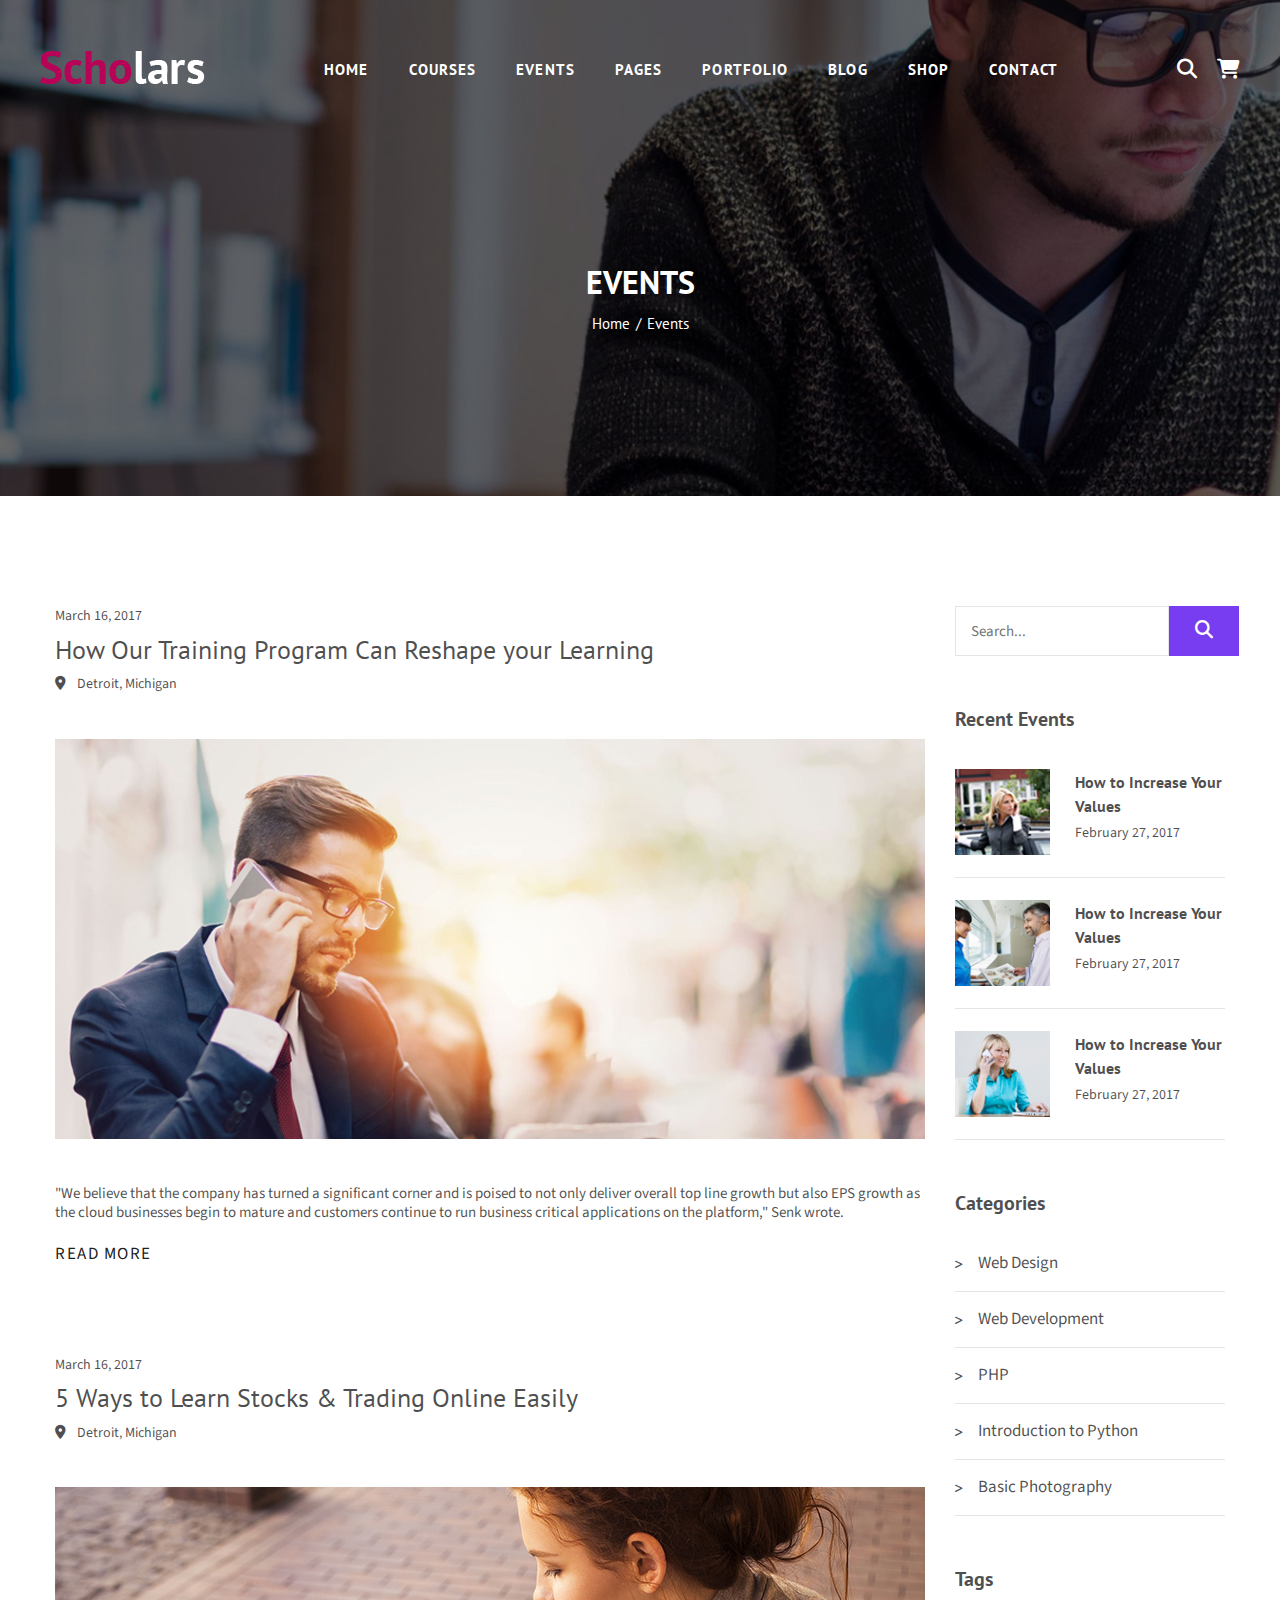
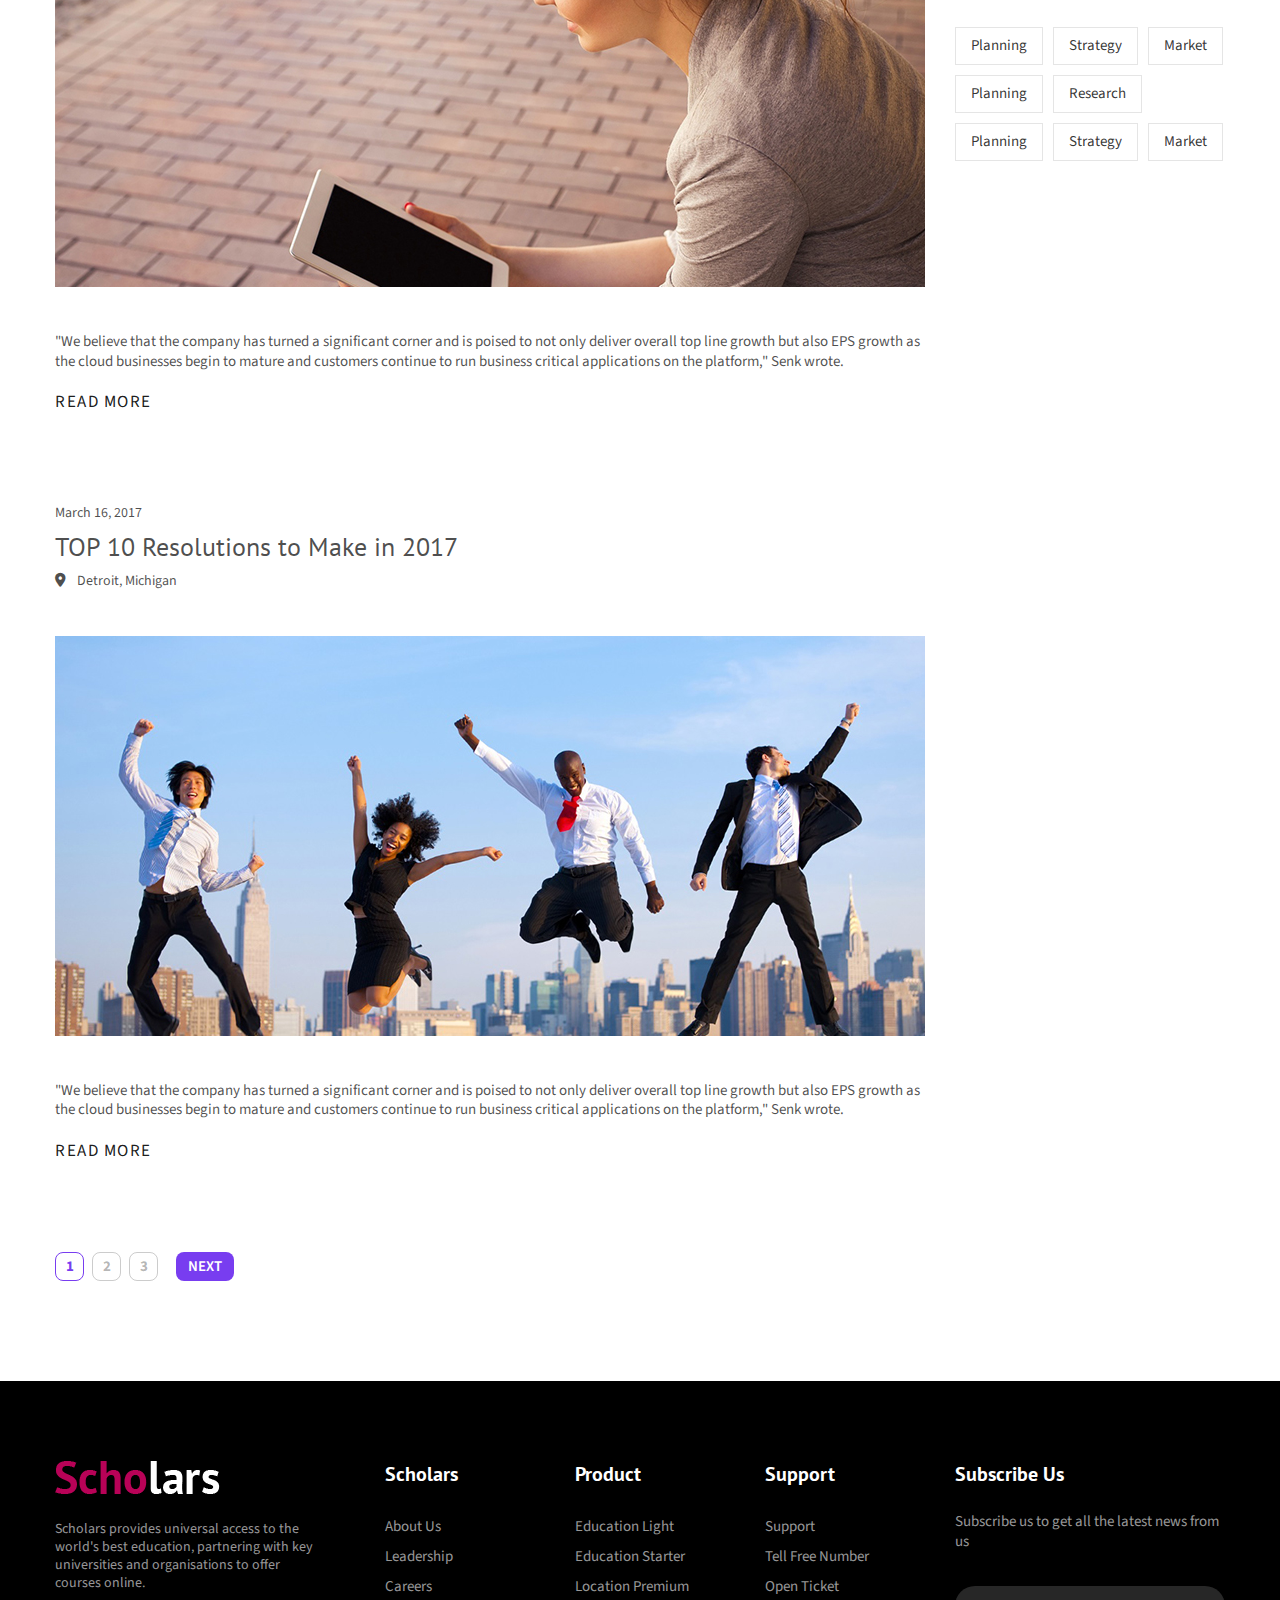
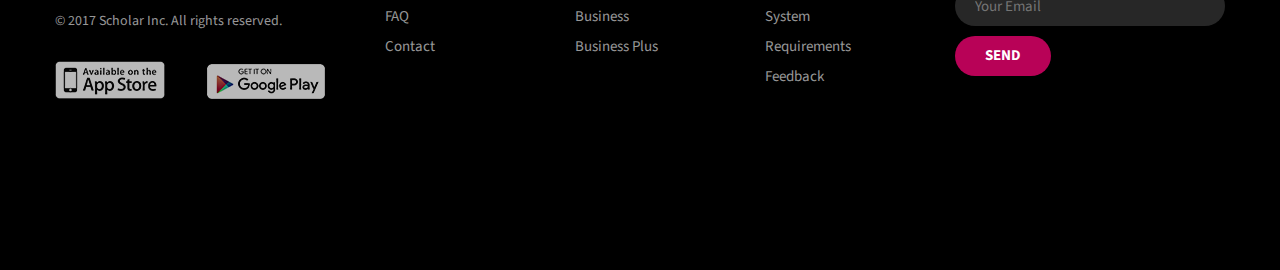
<file: index.html>
<!DOCTYPE html>
<html lang="en">
    <head>
        <meta charset="UTF-8" />
        <meta name="viewport" content="width=device-width, initial-scale=1.0" />
        <title>Scholars - Education, University &amp; LMS HTML Template</title>

        <!-- Styles -->
        <link rel="stylesheet" href="css/reset.css" />
        <link rel="stylesheet" href="css/eventsstyle.css" />

        <!-- Fonts -->
        <link rel="preconnect" href="https://fonts.googleapis.com" />
        <link rel="preconnect" href="https://fonts.gstatic.com" crossorigin />
        <link
            href="https://fonts.googleapis.com/css2?family=PT+Sans:ital,wght@0,400;0,700;1,400;1,700&family=Source+Sans+3:ital,wght@0,200..900;1,200..900&display=swap"
            rel="stylesheet"
        />

        <!-- Icons -->
        <link
            rel="stylesheet"
            href="https://cdnjs.cloudflare.com/ajax/libs/font-awesome/6.7.2/css/all.min.css"
        />
    </head>
    <body>
        <div class="wrapper">
            <!-- Start header wrapper -->
            <div class="header-wrapper">
                <div class="inner">
                    <div class="container header-container">
                        <!-- Start Header -->
                        <div class="header">
                            <!-- Logo -->
                            <a href="#!">
                                <img
                                    src="/img/logo.png"
                                    alt="Scholars"
                                    class="logo"
                                />
                            </a>
                            <!-- Begin Navigation -->
                            <ul class="nav">
                                <li>
                                    <a href="#!">Home</a>
                                </li>
                                <li>
                                    <a href="#!">COURSES</a>
                                </li>
                                <li>
                                    <a href="#!">EVENTS</a>
                                </li>
                                <li>
                                    <a href="#!">Pages</a>
                                </li>
                                <li>
                                    <a href="#!">PORTFOLIO</a>
                                </li>
                                <li>
                                    <a href="#!">BLOG</a>
                                </li>
                                <li>
                                    <a href="#!">SHOP</a>
                                </li>
                                <li>
                                    <a href="#!">Contact</a>
                                </li>
                            </ul>
                            <!-- End Navigation -->

                            <!-- User Action -->
                            <div class="action-wrapper">
                                <button class="action-btn">
                                    <i class="fa-solid fa-magnifying-glass"></i>
                                </button>
                                <button class="action-btn">
                                    <i class="fa-solid fa-cart-shopping"></i>
                                </button>
                            </div>
                        </div>
                        <!-- End Header -->
                        <div class="header-content">
                            <h1 class="heading">EVENTS</h1>
                            <ul class="breadcrumb">
                                <li>
                                    <a href="#!">Home</a>
                                </li>
                                <li>Events</li>
                            </ul>
                        </div>
                    </div>
                </div>
            </div>
            <!-- End header wrapper -->

            <!-- Start main -->
            <div class="main">
                <div class="inner">
                    <div class="container events-container">
                        <!-- Start main content -->
                        <div class="main-content">
                            <div class="events-list">
                                <!-- Start events item -->
                                <div class="events-item">
                                    <span class="date">March 16, 2017</span>
                                    <h2>
                                        <a href="#!">
                                            How Our Training Program Can Reshape
                                            your Learning</a
                                        >
                                    </h2>
                                    <span class="address">
                                        <i class="fa-solid fa-location-dot"></i>
                                        Detroit, Michigan
                                    </span>
                                    <div class="image">
                                        <img
                                            src="img/events-1.jpg"
                                            alt="Training Program"
                                        />
                                    </div>
                                    <p class="desc">
                                        "We believe that the company has turned
                                        a significant corner and is poised to
                                        not only deliver overall top line growth
                                        but also EPS growth as the cloud
                                        businesses begin to mature and customers
                                        continue to run business critical
                                        applications on the platform," Senk
                                        wrote.
                                    </p>
                                    <a href="#!" class="events-btn"
                                        >READ MORE</a
                                    >
                                </div>
                                <!-- End events item -->

                                <!-- Start events item -->
                                <div class="events-item">
                                    <span class="date">March 16, 2017</span>
                                    <h2>
                                        <a href="#!">
                                            5 Ways to Learn Stocks & Trading
                                            Online Easily</a
                                        >
                                    </h2>
                                    <span class="address">
                                        <i class="fa-solid fa-location-dot"></i>
                                        Detroit, Michigan
                                    </span>
                                    <div class="image">
                                        <img
                                            src="img/events-2.jpg"
                                            alt="5 Ways to Learn Stocks & Trading Online Easily"
                                        />
                                    </div>
                                    <p class="desc">
                                        "We believe that the company has turned
                                        a significant corner and is poised to
                                        not only deliver overall top line growth
                                        but also EPS growth as the cloud
                                        businesses begin to mature and customers
                                        continue to run business critical
                                        applications on the platform," Senk
                                        wrote.
                                    </p>
                                    <a href="#!" class="events-btn"
                                        >READ MORE</a
                                    >
                                </div>
                                <!-- End events item -->

                                <!-- Start events item -->
                                <div class="events-item">
                                    <span class="date">March 16, 2017</span>
                                    <h2>
                                        <a href="#!">
                                            TOP 10 Resolutions to Make in
                                            2017</a
                                        >
                                    </h2>
                                    <span class="address">
                                        <i class="fa-solid fa-location-dot"></i>
                                        Detroit, Michigan
                                    </span>
                                    <div class="image">
                                        <img
                                            src="img/events-3.jpg"
                                            alt="TOP 10 Resolutions to Make in 2017"
                                        />
                                    </div>
                                    <p class="desc">
                                        "We believe that the company has turned
                                        a significant corner and is poised to
                                        not only deliver overall top line growth
                                        but also EPS growth as the cloud
                                        businesses begin to mature and customers
                                        continue to run business critical
                                        applications on the platform," Senk
                                        wrote.
                                    </p>
                                    <a href="#!" class="events-btn"
                                        >READ MORE</a
                                    >
                                </div>
                                <!-- End events item -->
                                <!-- Start pagination course -->
                                <div class="course-pagination">
                                    <ul class="list-pagination">
                                        <li class="active-pagination">
                                            <a href="#!">1</a>
                                        </li>
                                        <li>
                                            <a href="#!">2</a>
                                        </li>
                                        <li>
                                            <a href="#!">3</a>
                                        </li>
                                    </ul>
                                    <a href="#!" class="pagination-btn">NEXT</a>
                                </div>
                                <!-- End pagination course -->
                            </div>
                        </div>
                        <!-- End main content -->

                        <!-- Start sidebar -->
                        <div class="sidebar">
                            <!-- Start form search -->
                            <form action="" class="sidebar-search">
                                <input type="text" placeholder="Search..." />
                                <a href="#!" class="search-btn">
                                    <i class="fa-solid fa-magnifying-glass"></i>
                                </a>
                            </form>
                            <!-- End form search -->

                            <!-- Start recent events -->
                            <div class="recent">
                                <h2 class="title-sidebar">Recent Events</h2>
                                <div class="recent-list">
                                    <div class="recent-item">
                                        <div class="img">
                                            <img
                                                src="img/recent-1.jpg"
                                                alt=""
                                            />
                                        </div>
                                        <div class="recent-info">
                                            <h3 class="recent-title">
                                                <a href="#!" class="text">
                                                    How to Increase Your Values
                                                </a>
                                            </h3>
                                            <span class="date"
                                                >February 27, 2017</span
                                            >
                                        </div>
                                    </div>
                                    <div class="line"></div>
                                    <div class="recent-item">
                                        <div class="img">
                                            <img
                                                src="img/recent-2.jpg"
                                                alt=""
                                            />
                                        </div>
                                        <div class="recent-info">
                                            <h3 class="recent-title">
                                                <a href="#!" class="text">
                                                    How to Increase Your Values
                                                </a>
                                            </h3>
                                            <span class="date"
                                                >February 27, 2017</span
                                            >
                                        </div>
                                    </div>
                                    <div class="line"></div>
                                    <div class="recent-item">
                                        <div class="img">
                                            <img
                                                src="img/recent-3.jpg"
                                                alt=""
                                            />
                                        </div>
                                        <div class="recent-info">
                                            <h3 class="recent-title">
                                                <a href="#!" class="text">
                                                    How to Increase Your Values
                                                </a>
                                            </h3>
                                            <span class="date"
                                                >February 27, 2017</span
                                            >
                                        </div>
                                    </div>
                                    <div class="line"></div>
                                </div>
                            </div>

                            <!-- End recent events -->

                            <!-- Start categories -->
                            <div class="categories">
                                <h2 class="categories-title">Categories</h2>
                                <ul class="categories-list">
                                    <li>
                                        <a href=""
                                            ><i
                                                class="fa-solid fa-greater-than"
                                            ></i
                                            >Web Design</a
                                        >
                                    </li>
                                    <li>
                                        <a href=""
                                            ><i
                                                class="fa-solid fa-greater-than"
                                            ></i
                                            >Web Development</a
                                        >
                                    </li>
                                    <li>
                                        <a href=""
                                            ><i
                                                class="fa-solid fa-greater-than"
                                            ></i
                                            >PHP</a
                                        >
                                    </li>
                                    <li>
                                        <a href=""
                                            ><i
                                                class="fa-solid fa-greater-than"
                                            ></i
                                            >Introduction to Python</a
                                        >
                                    </li>
                                    <li>
                                        <a href=""
                                            ><i
                                                class="fa-solid fa-greater-than"
                                            ></i
                                            >Basic Photography</a
                                        >
                                    </li>
                                </ul>
                            </div>

                            <!-- End categories -->

                            <!-- Start tags -->
                            <div class="tags">
                                <h2 class="tags-title">Tags</h2>
                                <ul class="tags-list">
                                    <li>
                                        <a href="#!">Planning</a>
                                    </li>
                                    <li>
                                        <a href="#!">Strategy</a>
                                    </li>
                                    <li>
                                        <a href="#!">Market</a>
                                    </li>
                                    <li>
                                        <a href="#!">Planning</a>
                                    </li>
                                    <li>
                                        <a href="#!">Research</a>
                                    </li>
                                    <li>
                                        <a href="#!">Planning</a>
                                    </li>
                                    <li>
                                        <a href="#!">Strategy</a>
                                    </li>
                                    <li>
                                        <a href="#!">Market</a>
                                    </li>
                                </ul>
                            </div>
                            <!-- End tags -->
                        </div>
                        <!-- End sidebar -->
                    </div>
                </div>
            </div>
            <!-- End main -->

            <!-- Start footer wrapper -->
            <div class="footer-wrapper">
                <div class="inner inner-footer">
                    <div class="container">
                        <div class="footer-container">
                            <div class="footer-columns">
                                <!-- Cột 1: Scholars info -->
                                <div class="footer-column">
                                    <div class="scholars-info">
                                        <img
                                            src="/img/logo.png"
                                            alt="Scholars"
                                        />
                                        <p>
                                            Scholars provides universal access
                                            to the world's best education,
                                            partnering with key universities and
                                            organisations to offer courses
                                            online.
                                        </p>
                                        <p class="copyright">
                                            © 2017 Scholar Inc. All rights
                                            reserved.
                                        </p>
                                        <ul>
                                            <li>
                                                <a href="#!">
                                                    <img
                                                        src="/img/down-1.png"
                                                        alt="AppStore"
                                                    />
                                                </a>
                                            </li>
                                            <li>
                                                <a href="#!">
                                                    <img
                                                        src="/img/down-2.png"
                                                        alt="GooglePlay"
                                                    />
                                                </a>
                                            </li>
                                        </ul>
                                    </div>
                                </div>

                                <!-- Cột 2: Menu Scholars -->
                                <div class="footer-column">
                                    <h3>Scholars</h3>
                                    <ul>
                                        <li><a href="#!">About Us</a></li>
                                        <li><a href="#!">Leadership</a></li>
                                        <li><a href="#!">Careers</a></li>
                                        <li><a href="#!">FAQ</a></li>
                                        <li><a href="#!">Contact</a></li>
                                    </ul>
                                </div>

                                <!-- Cột 3: Product -->
                                <div class="footer-column">
                                    <h3>Product</h3>
                                    <ul>
                                        <li>
                                            <a href="#!">Education Light</a>
                                        </li>
                                        <li>
                                            <a href="#!">Education Starter</a>
                                        </li>
                                        <li>
                                            <a href="#!">Location Premium</a>
                                        </li>
                                        <li><a href="#!">Business</a></li>
                                        <li><a href="#!">Business Plus</a></li>
                                    </ul>
                                </div>

                                <!-- Cột 4: Support -->
                                <div class="footer-column">
                                    <h3>Support</h3>
                                    <ul>
                                        <li><a href="#!">Support</a></li>
                                        <li>
                                            <a href="#!">Tell Free Number</a>
                                        </li>
                                        <li><a href="#!">Open Ticket</a></li>
                                        <li>
                                            <a href="#!">System Requirements</a>
                                        </li>
                                        <li><a href="#!">Feedback</a></li>
                                    </ul>
                                </div>

                                <!-- Cột 5: Subscribe -->
                                <div class="footer-column">
                                    <h3>Subscribe Us</h3>
                                    <div class="subscribe">
                                        <p>
                                            Subscribe us to get all the latest
                                            news from us
                                        </p>
                                        <div class="subscribe-input">
                                            <input
                                                type="email"
                                                placeholder="Your Email"
                                            />
                                        </div>
                                        <a href="#!" class="footer-btn">SEND</a>
                                    </div>
                                </div>
                            </div>
                        </div>
                    </div>
                </div>
            </div>
            <!-- End footer wrapper -->
        </div>
    </body>
</html>
</file>
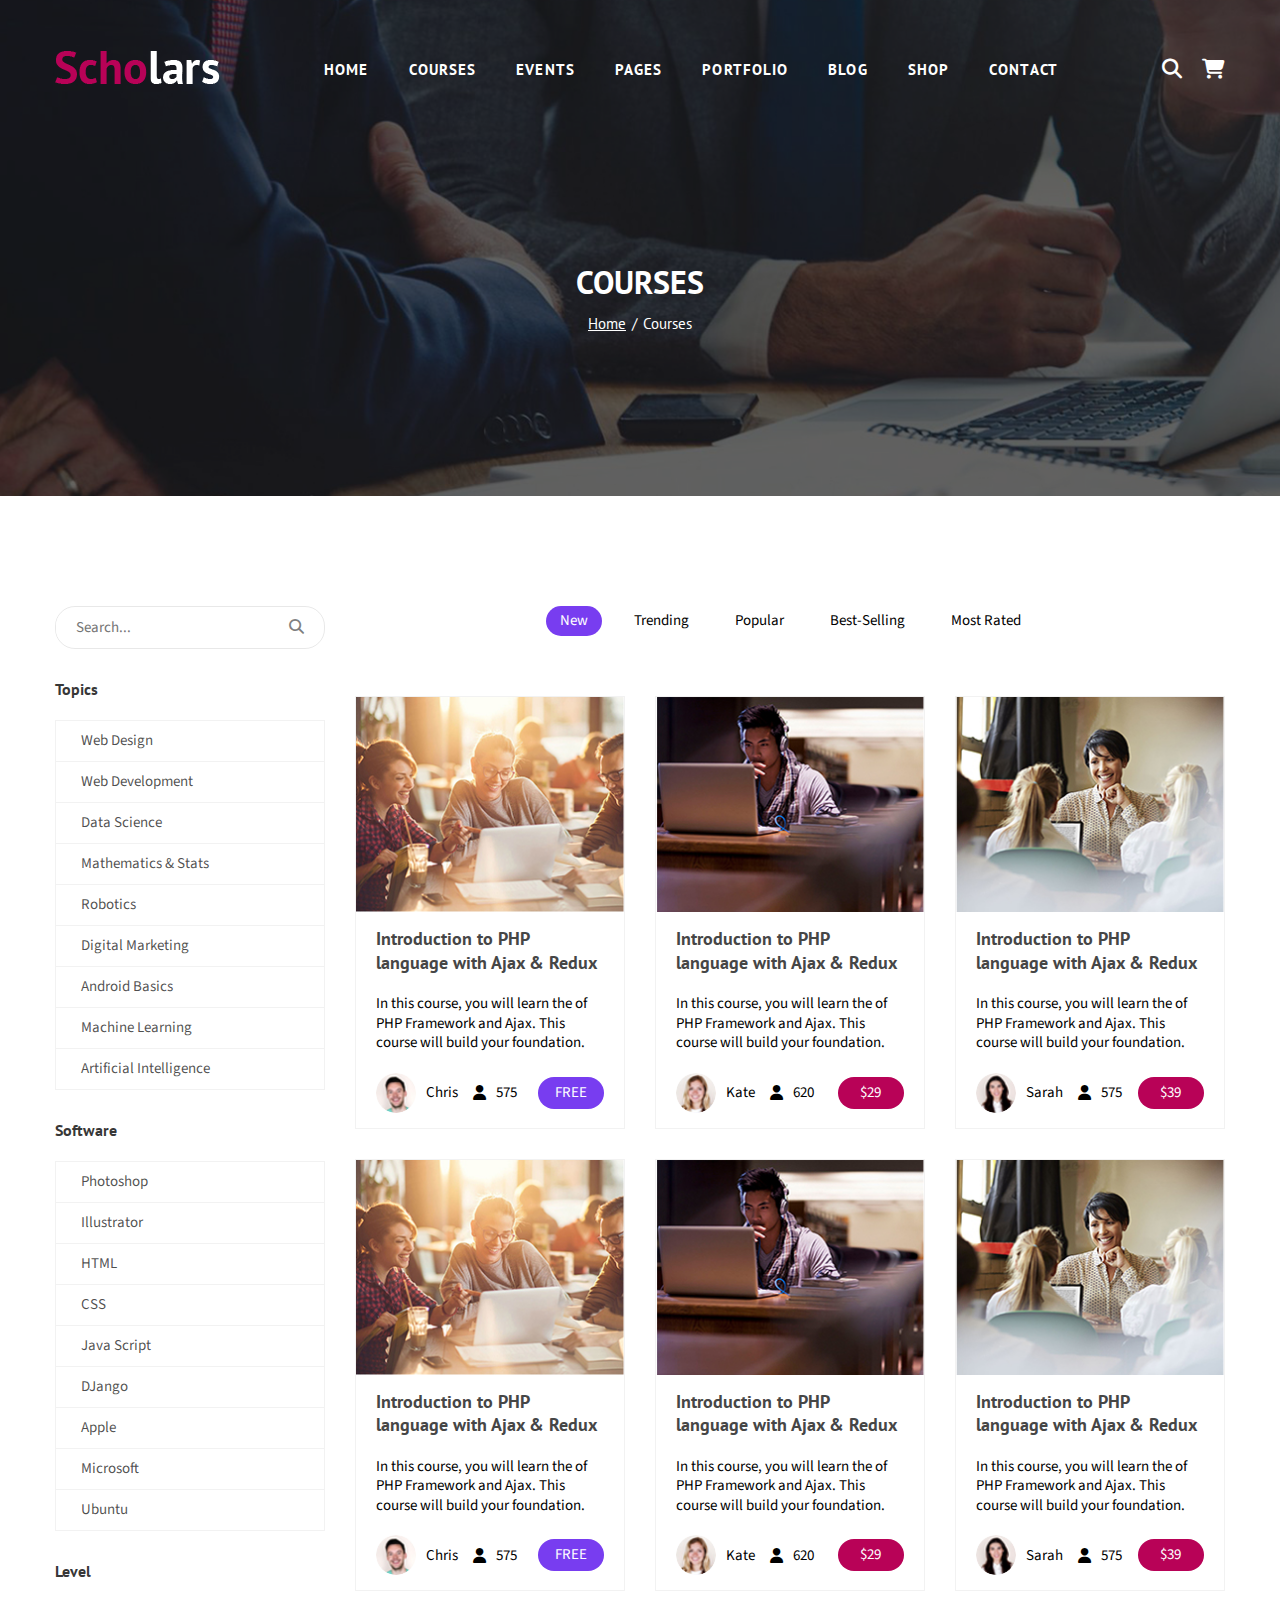
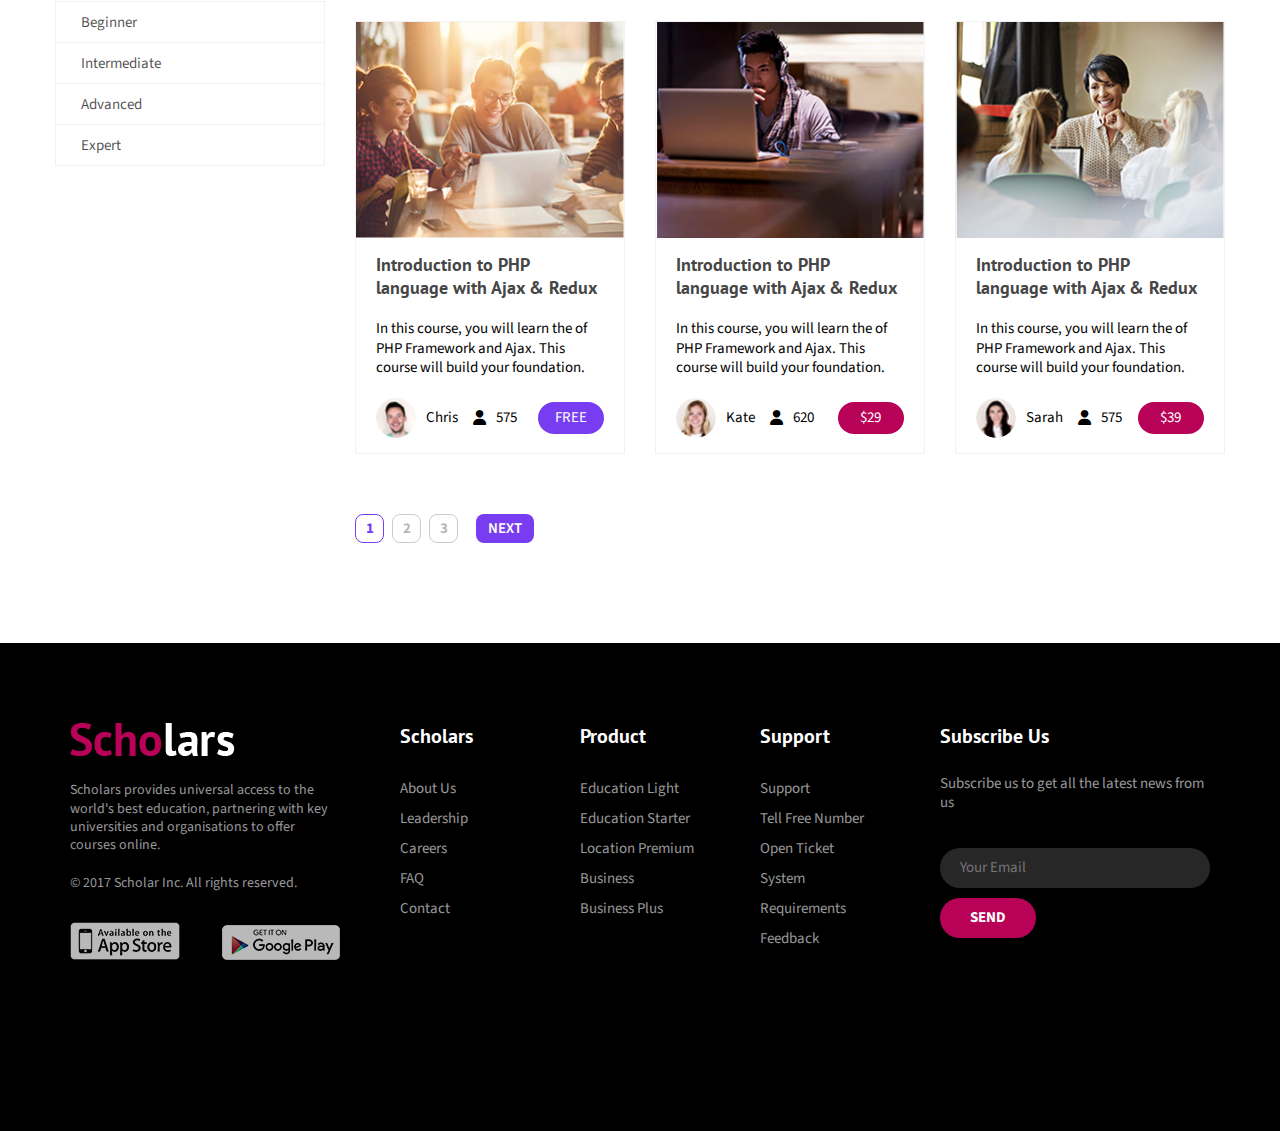
<file: courses.html>
<!DOCTYPE html>
<html lang="en">
    <head>
        <meta charset="UTF-8" />
        <meta name="viewport" content="width=device-width, initial-scale=1.0" />
        <title>Scholars - Education, University &amp; LMS HTML Template</title>

        <!-- Styles -->
        <link rel="stylesheet" href="css/reset.css" />
        <link rel="stylesheet" href="css/styles.css" />

        <!-- Fonts -->
        <link rel="preconnect" href="https://fonts.googleapis.com" />
        <link rel="preconnect" href="https://fonts.gstatic.com" crossorigin />
        <link
            href="https://fonts.googleapis.com/css2?family=PT+Sans:ital,wght@0,400;0,700;1,400;1,700&family=Source+Sans+3:ital,wght@0,200..900;1,200..900&display=swap"
            rel="stylesheet"
        />

        <!-- Icons -->
        <link
            rel="stylesheet"
            href="https://cdnjs.cloudflare.com/ajax/libs/font-awesome/6.7.2/css/all.min.css"
        />
    </head>
    <body>
        <div class="wrapper">
            <!-- Start header wrapper -->
            <div class="header-wrapper">
                <div class="inner">
                    <div class="container header-container">
                        <!-- Start Header -->
                        <div class="header">
                            <!-- Logo -->
                            <a href="#!">
                                <img
                                    src="/img/logo.png"
                                    alt="Scholars"
                                    class="logo"
                                />
                            </a>
                            <!-- Begin Navigation -->
                            <ul class="nav">
                                <li>
                                    <a href="#!">Home</a>
                                </li>
                                <li>
                                    <a href="#!">COURSES</a>
                                </li>
                                <li>
                                    <a href="#!">EVENTS</a>
                                </li>
                                <li>
                                    <a href="#!">Pages</a>
                                </li>
                                <li>
                                    <a href="#!">PORTFOLIO</a>
                                </li>
                                <li>
                                    <a href="#!">BLOG</a>
                                </li>
                                <li>
                                    <a href="#!">SHOP</a>
                                </li>
                                <li>
                                    <a href="#!">Contact</a>
                                </li>
                            </ul>
                            <!-- End Navigation -->

                            <!-- User Action -->
                            <div class="action-wrapper">
                                <button class="action-btn">
                                    <i class="fa-solid fa-magnifying-glass"></i>
                                </button>
                                <button class="action-btn">
                                    <i class="fa-solid fa-cart-shopping"></i>
                                </button>
                            </div>
                        </div>
                        <!-- End Header -->
                        <div class="header-content">
                            <h1 class="heading">COURSES</h1>
                            <ul class="breadcrumb">
                                <li>
                                    <a href="#!">Home</a>
                                </li>
                                <li>Courses</li>
                            </ul>
                        </div>
                    </div>
                </div>
            </div>
            <!-- End header wrapper -->

            <!-- Start main -->
            <div class="main">
                <div class="container">
                    <div class="inner">
                        <!-- Start sidebar -->
                        <div class="sidebar">
                            <!-- Start Form search -->
                            <form
                                action=""
                                class="search-form"
                                autocomplete="off"
                            >
                                <input
                                    type="text"
                                    class="search-input"
                                    placeholder="Search..."
                                    spellcheck="false"
                                />
                                <button class="search-btn">
                                    <i class="fa-solid fa-magnifying-glass"></i>
                                </button>
                            </form>
                            <h2 class="menu-title">Topics</h2>
                            <ul class="menu">
                                <li>
                                    <a href="#!">Web Design</a>
                                </li>
                                <li>
                                    <a href="#!">Web Development</a>
                                </li>
                                <li>
                                    <a href="#!">Data Science</a>
                                </li>
                                <li>
                                    <a href="#!">Mathematics & Stats</a>
                                </li>
                                <li>
                                    <a href="#!">Robotics</a>
                                </li>
                                <li>
                                    <a href="#!">Digital Marketing</a>
                                </li>
                                <li>
                                    <a href="#!">Android Basics</a>
                                </li>
                                <li>
                                    <a href="#!">Machine Learning</a>
                                </li>
                                <li>
                                    <a href="#!">Artificial Intelligence</a>
                                </li>
                            </ul>

                            <h2 class="menu-title">Software</h2>
                            <ul class="menu">
                                <li>
                                    <a href="#!">Photoshop</a>
                                </li>
                                <li>
                                    <a href="#!">Illustrator</a>
                                </li>
                                <li>
                                    <a href="#!">HTML</a>
                                </li>
                                <li>
                                    <a href="#!">CSS</a>
                                </li>
                                <li>
                                    <a href="#!">Java Script</a>
                                </li>
                                <li>
                                    <a href="#!">DJango</a>
                                </li>
                                <li>
                                    <a href="#!">Apple</a>
                                </li>
                                <li>
                                    <a href="#!">Microsoft</a>
                                </li>
                                <li>
                                    <a href="#!">Ubuntu</a>
                                </li>
                            </ul>

                            <h2 class="menu-title">Level</h2>
                            <ul class="menu">
                                <li>
                                    <a href="#!">Beginner</a>
                                </li>
                                <li>
                                    <a href="#!">Intermediate</a>
                                </li>
                                <li>
                                    <a href="#!">Advanced</a>
                                </li>
                                <li>
                                    <a href="#!">Expert</a>
                                </li>
                            </ul>
                            <!-- End Form search -->
                        </div>
                        <!-- End sidebar -->

                        <!-- Start main content -->
                        <div class="main-content">
                            <!-- Start topics -->
                            <ul class="topics">
                                <li class="active">
                                    <a href="#!">New</a>
                                </li>
                                <li>
                                    <a href="#!">Trending</a>
                                </li>
                                <li>
                                    <a href="#!">Popular</a>
                                </li>
                                <li>
                                    <a href="#!">Best-Selling</a>
                                </li>
                                <li>
                                    <a href="#!">Most Rated</a>
                                </li>
                            </ul>
                            <!-- End topics -->

                            <!-- Start courses list -->

                            <div class="courses-list">
                                <!-- Start course item -->
                                <div class="course-item">
                                    <a href="#!" class="thumb-wrapper">
                                        <img
                                            src="/img/img-1.jpg"
                                            alt=""
                                            class="course-thumb"
                                        />
                                    </a>
                                    <div class="course-info">
                                        <h3 class="course-title">
                                            <a
                                                href="#!"
                                                class="text"
                                                style="--line-clamp: 2"
                                            >
                                                Introduction to PHP language
                                                with Ajax & Redux</a
                                            >
                                        </h3>
                                        <p
                                            class="course-desc text"
                                            style="--line-clamp: 3"
                                        >
                                            In this course, you will learn the
                                            of PHP Framework and Ajax. This
                                            course will build your foundation.
                                        </p>

                                        <div class="bottom">
                                            <div>
                                                <img
                                                    src="/img/avatar-1.jpg"
                                                    alt=""
                                                    class="avatar"
                                                />
                                                <span>Chris</span>
                                            </div>
                                            <div>
                                                <i class="fa-solid fa-user"></i>
                                                <span>575</span>
                                            </div>
                                            <a
                                                href="#!"
                                                class="course-btn free-course"
                                            >
                                                FREE
                                            </a>
                                        </div>
                                    </div>
                                </div>
                                <!-- End course item -->

                                <!-- Start course item -->
                                <div class="course-item">
                                    <a href="#!" class="thumb-wrapper">
                                        <img
                                            src="/img/img-2.jpg"
                                            alt=""
                                            class="course-thumb"
                                        />
                                    </a>
                                    <div class="course-info">
                                        <h3 class="course-title">
                                            <a
                                                href="#!"
                                                class="text"
                                                style="--line-clamp: 2"
                                            >
                                                Introduction to PHP language
                                                with Ajax & Redux</a
                                            >
                                        </h3>
                                        <p
                                            class="course-desc text"
                                            style="--line-clamp: 3"
                                        >
                                            In this course, you will learn the
                                            of PHP Framework and Ajax. This
                                            course will build your foundation.
                                        </p>

                                        <div class="bottom">
                                            <div>
                                                <img
                                                    src="/img/avatar-2.jpg"
                                                    alt=""
                                                    class="avatar"
                                                />
                                                <span>Kate</span>
                                            </div>
                                            <div>
                                                <i class="fa-solid fa-user"></i>
                                                <span>620</span>
                                            </div>
                                            <a href="#!" class="course-btn">
                                                $29
                                            </a>
                                        </div>
                                    </div>
                                </div>
                                <!-- End course item -->

                                <!-- Start course item -->
                                <div class="course-item">
                                    <a href="#!" class="thumb-wrapper">
                                        <img
                                            src="/img/img-3.jpg"
                                            alt=""
                                            class="course-thumb"
                                        />
                                    </a>
                                    <div class="course-info">
                                        <h3 class="course-title">
                                            <a
                                                href="#!"
                                                class="text"
                                                style="--line-clamp: 2"
                                            >
                                                Introduction to PHP language
                                                with Ajax & Redux</a
                                            >
                                        </h3>
                                        <p
                                            class="course-desc text"
                                            style="--line-clamp: 3"
                                        >
                                            In this course, you will learn the
                                            of PHP Framework and Ajax. This
                                            course will build your foundation.
                                        </p>

                                        <div class="bottom">
                                            <div>
                                                <img
                                                    src="/img/avatar-3.jpg"
                                                    alt=""
                                                    class="avatar"
                                                />
                                                <span>Sarah</span>
                                            </div>
                                            <div>
                                                <i class="fa-solid fa-user"></i>
                                                <span>575</span>
                                            </div>
                                            <a href="#!" class="course-btn">
                                                $39
                                            </a>
                                        </div>
                                    </div>
                                </div>
                                <!-- End course item -->

                                <!-- Start course item -->
                                <div class="course-item">
                                    <a href="#!" class="thumb-wrapper">
                                        <img
                                            src="/img/img-1.jpg"
                                            alt=""
                                            class="course-thumb"
                                        />
                                    </a>
                                    <div class="course-info">
                                        <h3 class="course-title">
                                            <a
                                                href="#!"
                                                class="text"
                                                style="--line-clamp: 2"
                                            >
                                                Introduction to PHP language
                                                with Ajax & Redux</a
                                            >
                                        </h3>
                                        <p
                                            class="course-desc text"
                                            style="--line-clamp: 3"
                                        >
                                            In this course, you will learn the
                                            of PHP Framework and Ajax. This
                                            course will build your foundation.
                                        </p>

                                        <div class="bottom">
                                            <div>
                                                <img
                                                    src="/img/avatar-1.jpg"
                                                    alt=""
                                                    class="avatar"
                                                />
                                                <span>Chris</span>
                                            </div>
                                            <div>
                                                <i class="fa-solid fa-user"></i>
                                                <span>575</span>
                                            </div>
                                            <a
                                                href="#!"
                                                class="course-btn free-course"
                                            >
                                                FREE
                                            </a>
                                        </div>
                                    </div>
                                </div>
                                <!-- End course item -->

                                <!-- Start course item -->
                                <div class="course-item">
                                    <a href="#!" class="thumb-wrapper">
                                        <img
                                            src="/img/img-2.jpg"
                                            alt=""
                                            class="course-thumb"
                                        />
                                    </a>
                                    <div class="course-info">
                                        <h3 class="course-title">
                                            <a
                                                href="#!"
                                                class="text"
                                                style="--line-clamp: 2"
                                            >
                                                Introduction to PHP language
                                                with Ajax & Redux</a
                                            >
                                        </h3>
                                        <p
                                            class="course-desc text"
                                            style="--line-clamp: 3"
                                        >
                                            In this course, you will learn the
                                            of PHP Framework and Ajax. This
                                            course will build your foundation.
                                        </p>

                                        <div class="bottom">
                                            <div>
                                                <img
                                                    src="/img/avatar-2.jpg"
                                                    alt=""
                                                    class="avatar"
                                                />
                                                <span>Kate</span>
                                            </div>
                                            <div>
                                                <i class="fa-solid fa-user"></i>
                                                <span>620</span>
                                            </div>
                                            <a href="#!" class="course-btn">
                                                $29
                                            </a>
                                        </div>
                                    </div>
                                </div>
                                <!-- End course item -->

                                <!-- Start course item -->
                                <div class="course-item">
                                    <a href="#!" class="thumb-wrapper">
                                        <img
                                            src="/img/img-3.jpg"
                                            alt=""
                                            class="course-thumb"
                                        />
                                    </a>
                                    <div class="course-info">
                                        <h3 class="course-title">
                                            <a
                                                href="#!"
                                                class="text"
                                                style="--line-clamp: 2"
                                            >
                                                Introduction to PHP language
                                                with Ajax & Redux</a
                                            >
                                        </h3>
                                        <p
                                            class="course-desc text"
                                            style="--line-clamp: 3"
                                        >
                                            In this course, you will learn the
                                            of PHP Framework and Ajax. This
                                            course will build your foundation.
                                        </p>

                                        <div class="bottom">
                                            <div>
                                                <img
                                                    src="/img/avatar-3.jpg"
                                                    alt=""
                                                    class="avatar"
                                                />
                                                <span>Sarah</span>
                                            </div>
                                            <div>
                                                <i class="fa-solid fa-user"></i>
                                                <span>575</span>
                                            </div>
                                            <a href="#!" class="course-btn">
                                                $39
                                            </a>
                                        </div>
                                    </div>
                                </div>
                                <!-- End course item -->

                                <!-- Start course item -->
                                <div class="course-item">
                                    <a href="#!" class="thumb-wrapper">
                                        <img
                                            src="/img/img-1.jpg"
                                            alt=""
                                            class="course-thumb"
                                        />
                                    </a>
                                    <div class="course-info">
                                        <h3 class="course-title">
                                            <a
                                                href="#!"
                                                class="text"
                                                style="--line-clamp: 2"
                                            >
                                                Introduction to PHP language
                                                with Ajax & Redux</a
                                            >
                                        </h3>
                                        <p
                                            class="course-desc text"
                                            style="--line-clamp: 3"
                                        >
                                            In this course, you will learn the
                                            of PHP Framework and Ajax. This
                                            course will build your foundation.
                                        </p>

                                        <div class="bottom">
                                            <div>
                                                <img
                                                    src="/img/avatar-1.jpg"
                                                    alt=""
                                                    class="avatar"
                                                />
                                                <span>Chris</span>
                                            </div>
                                            <div>
                                                <i class="fa-solid fa-user"></i>
                                                <span>575</span>
                                            </div>
                                            <a
                                                href="#!"
                                                class="course-btn free-course"
                                            >
                                                FREE
                                            </a>
                                        </div>
                                    </div>
                                </div>
                                <!-- End course item -->

                                <!-- Start course item -->
                                <div class="course-item">
                                    <a href="#!" class="thumb-wrapper">
                                        <img
                                            src="/img/img-2.jpg"
                                            alt=""
                                            class="course-thumb"
                                        />
                                    </a>
                                    <div class="course-info">
                                        <h3 class="course-title">
                                            <a
                                                href="#!"
                                                class="text"
                                                style="--line-clamp: 2"
                                            >
                                                Introduction to PHP language
                                                with Ajax & Redux</a
                                            >
                                        </h3>
                                        <p
                                            class="course-desc text"
                                            style="--line-clamp: 3"
                                        >
                                            In this course, you will learn the
                                            of PHP Framework and Ajax. This
                                            course will build your foundation.
                                        </p>

                                        <div class="bottom">
                                            <div>
                                                <img
                                                    src="/img/avatar-2.jpg"
                                                    alt=""
                                                    class="avatar"
                                                />
                                                <span>Kate</span>
                                            </div>
                                            <div>
                                                <i class="fa-solid fa-user"></i>
                                                <span>620</span>
                                            </div>
                                            <a href="#!" class="course-btn">
                                                $29
                                            </a>
                                        </div>
                                    </div>
                                </div>
                                <!-- End course item -->

                                <!-- Start course item -->
                                <div class="course-item">
                                    <a href="#!" class="thumb-wrapper">
                                        <img
                                            src="/img/img-3.jpg"
                                            alt=""
                                            class="course-thumb"
                                        />
                                    </a>
                                    <div class="course-info">
                                        <h3 class="course-title">
                                            <a
                                                href="#!"
                                                class="text"
                                                style="--line-clamp: 2"
                                            >
                                                Introduction to PHP language
                                                with Ajax & Redux</a
                                            >
                                        </h3>
                                        <p
                                            class="course-desc text"
                                            style="--line-clamp: 3"
                                        >
                                            In this course, you will learn the
                                            of PHP Framework and Ajax. This
                                            course will build your foundation.
                                        </p>

                                        <div class="bottom">
                                            <div>
                                                <img
                                                    src="/img/avatar-3.jpg"
                                                    alt=""
                                                    class="avatar"
                                                />
                                                <span>Sarah</span>
                                            </div>
                                            <div>
                                                <i class="fa-solid fa-user"></i>
                                                <span>575</span>
                                            </div>
                                            <a href="#!" class="course-btn">
                                                $39
                                            </a>
                                        </div>
                                    </div>
                                </div>
                                <!-- End course item -->
                            </div>

                            <!-- End courses list -->

                            <!-- Start pagination course -->
                            <div class="course-pagination">
                                <ul class="list-pagination">
                                    <li class="active-pagination">
                                        <a href="#!">1</a>
                                    </li>
                                    <li>
                                        <a href="#!">2</a>
                                    </li>
                                    <li>
                                        <a href="#!">3</a>
                                    </li>
                                </ul>
                                <a href="#!" class="pagination-btn">NEXT</a>
                            </div>
                            <!-- End pagination course -->
                        </div>
                        <!-- End main content -->
                    </div>
                </div>
            </div>
            <!-- End main -->

            <!-- Start footer wrapper -->
            <div class="footer-wrapper">
                <div class="inner inner-footer">
                    <div class="container">
                        <div class="footer-container">
                            <div class="footer-columns">
                                <!-- Cột 1: Scholars info -->
                                <div class="footer-column">
                                    <div class="scholars-info">
                                        <img
                                            src="/img/logo.png"
                                            alt="Scholars"
                                        />
                                        <p>
                                            Scholars provides universal access
                                            to the world's best education,
                                            partnering with key universities and
                                            organisations to offer courses
                                            online.
                                        </p>
                                        <p class="copyright">
                                            © 2017 Scholar Inc. All rights
                                            reserved.
                                        </p>
                                        <ul>
                                            <li>
                                                <a href="#!">
                                                    <img
                                                        src="/img/down-1.png"
                                                        alt="AppStore"
                                                    />
                                                </a>
                                            </li>
                                            <li>
                                                <a href="#!">
                                                    <img
                                                        src="/img/down-2.png"
                                                        alt="GooglePlay"
                                                    />
                                                </a>
                                            </li>
                                        </ul>
                                    </div>
                                </div>

                                <!-- Cột 2: Menu Scholars -->
                                <div class="footer-column">
                                    <h3>Scholars</h3>
                                    <ul>
                                        <li><a href="#!">About Us</a></li>
                                        <li><a href="#!">Leadership</a></li>
                                        <li><a href="#!">Careers</a></li>
                                        <li><a href="#!">FAQ</a></li>
                                        <li><a href="#!">Contact</a></li>
                                    </ul>
                                </div>

                                <!-- Cột 3: Product -->
                                <div class="footer-column">
                                    <h3>Product</h3>
                                    <ul>
                                        <li>
                                            <a href="#!">Education Light</a>
                                        </li>
                                        <li>
                                            <a href="#!">Education Starter</a>
                                        </li>
                                        <li>
                                            <a href="#!">Location Premium</a>
                                        </li>
                                        <li><a href="#!">Business</a></li>
                                        <li><a href="#!">Business Plus</a></li>
                                    </ul>
                                </div>

                                <!-- Cột 4: Support -->
                                <div class="footer-column">
                                    <h3>Support</h3>
                                    <ul>
                                        <li><a href="#!">Support</a></li>
                                        <li>
                                            <a href="#!">Tell Free Number</a>
                                        </li>
                                        <li><a href="#!">Open Ticket</a></li>
                                        <li>
                                            <a href="#!">System Requirements</a>
                                        </li>
                                        <li><a href="#!">Feedback</a></li>
                                    </ul>
                                </div>

                                <!-- Cột 5: Subscribe -->
                                <div class="footer-column">
                                    <h3>Subscribe Us</h3>
                                    <div class="subscribe">
                                        <p>
                                            Subscribe us to get all the latest
                                            news from us
                                        </p>
                                        <div class="subscribe-input">
                                            <input
                                                type="email"
                                                placeholder="Your Email"
                                            />
                                        </div>
                                        <a href="#!" class="footer-btn">SEND</a>
                                    </div>
                                </div>
                            </div>
                        </div>
                    </div>
                </div>
            </div>
            <!-- End footer wrapper -->
        </div>
    </body>
</html>
</file>
<file: css/eventsstyle.css>
:root {
    --heading-font: "PT Sans", sans-serif;
    --primary-color: #b80257;
    --second-color: #783df0;
}

* {
    box-sizing: border-box;
}

html {
    font-size: 62.5%;
}

body {
    font-size: 1.5rem;
    font-family: "Source Sans 3", sans-serif;
    line-height: 1.3;
    color: rgba(0, 0, 0, 0.7);
}

.text {
    display: -webkit-box;
    -webkit-line-clamp: var(
        --line-clamp,
        3
    ); /* Mặc định 3 dòng nếu biến không được định nghĩa */
    -webkit-box-orient: vertical;
    overflow: hidden;
    text-overflow: ellipsis;
}

h1,
h2,
h3,
h4,
h5,
h6 {
    font-family: var(--heading-font);
    font-weight: 700;
}

button {
    background-color: transparent;
    border: none;
    cursor: pointer;
    padding: 0;
}

input,
button,
textarea,
select {
    font-size: inherit;
    font-family: inherit;
    color: inherit;
}

a {
    color: #000;
}

.header-wrapper {
    width: 100%;
    display: flex;
    min-height: 496px;
    background-image: url(../img/banner-event.jpg);
    background-repeat: no-repeat;
    background-size: cover;
    background-position: center;
}

.header-wrapper .inner {
    display: flex;
    width: 100%;
    background-color: rgba(0, 0, 0, 0.6);
}

.header-container {
    display: flex;
    flex-direction: column;
}

.container {
    width: 1200px;
    max-width: 100%;
    margin: 0 auto;
}

.header {
    display: flex;
    justify-content: space-between;
    padding-top: 40px;
    align-items: center;
}

.header-content {
    flex-grow: 1;
    display: flex;
    justify-content: center;
    align-items: center;
    flex-direction: column;
    color: #fff;
    gap: 10px;
}

.nav {
    display: flex;
}

.nav a {
    display: inline-block;
    padding: 20px;
    text-decoration: none;
    text-transform: uppercase;
    font-family: var(--heading-font);
    font-size: 1.5rem;
    font-weight: 700;
    letter-spacing: 1.1px;
    color: #fff;
}

.action-wrapper {
    display: flex;
    gap: 20px;
}

.action-btn {
    font-size: 2rem;
    color: #fff;
}

h1.heading {
    font-size: 3.2rem;
    font-weight: 700;
}

.breadcrumb {
    display: flex;
    font-family: var(--heading-font);
    font-size: 1.5rem;
    color: #fff;
}

.breadcrumb li + li::before {
    content: "/";
    padding: 0 6px;
}

.breadcrumb a {
    color: #fff;
    text-decoration: none;
}

.breadcrumb a:hover {
    color: var(--second-color);
}
/* End header wrapper */

/* Start main */
.main {
    margin-top: 110px;
}

.main .inner .events-container {
    display: flex;
}

.sidebar {
    width: 300px;
    height: 500px;
    padding: 0 15px;
}

.main-content {
    flex: 1;
    padding: 0 15px;
}

/* Start Events item */
.events-item {
    margin-bottom: 90px;
}

.events-item .date {
    font-size: 1.4rem;
}

.events-item h2 {
    margin: 10px 0;
}

.events-item h2 a {
    color: rgba(0, 0, 0, 0.7);
    text-decoration: none;
    font-size: 2.6rem;
    font-weight: 400;
    line-height: 1.1;
}

.events-item .address {
    color: #000000b3;
    font-size: 1.4rem;
}

.events-item .address i {
    margin-right: 8px;
}

.events-item .image {
    width: 870px;
    height: 400px;
    margin: 45px 0;
}

.events-item .image img {
    width: 100%;
    height: 100%;
    object-fit: cover;
}

.events-item .desc {
    padding-bottom: 20px;
}

.events-item .events-btn {
    font-size: 1.7rem;
    letter-spacing: 1.5px;
    text-transform: uppercase;
    color: rgba(0, 0, 0, 0.9);
    text-decoration: none;
}

/* Pagination course */
.course-pagination {
    display: flex;
    margin-top: 60px;
    margin-bottom: 100px;
}

.course-pagination ul {
    display: flex;
}

.course-pagination ul li a {
    width: 29px;
    height: 29px;
    display: flex;
    align-items: center;
    justify-content: center;
    text-decoration: none;
    border: 1px solid rgba(0, 0, 0, 0.2);
    border-radius: 8px;
    font-weight: 700;
    margin-right: 8px;
    color: rgba(0, 0, 0, 0.3);
}

.course-pagination ul li.active-pagination a,
.course-pagination ul li:hover a {
    border: 1px solid var(--second-color);
    color: var(--second-color);
}

.course-pagination .pagination-btn {
    min-height: 29px;
    text-decoration: none;
    display: flex;
    align-items: center;
    justify-content: center;
    color: #fff;
    background-color: var(--second-color);
    font-weight: 600;
    padding: 0 12px;
    border-radius: 8px;
    margin-left: 10px;
}
/* End Events item */

/* Start Sidebar */
/* Start form search */
.sidebar-search {
    height: 50px;
    margin-bottom: 50px;
    display: flex;
}

.sidebar-search input {
    height: 100%;
    border: 1px solid rgba(0, 0, 0, 0.1);
    row-gap: 1;
    padding: 0 15px;
    outline: none;
}

.sidebar-search .search-btn {
    height: 50px;
    color: #fff;
    font-size: 1.8rem;
    display: inline-block;
    padding: 0 26px;
    line-height: 50px;
    text-align: center;
    background-color: var(--second-color);
}
/* End form search */

/* Start recent */
.recent h2.title-sidebar {
    font-size: 2rem;
    margin-bottom: 35px;
}

.recent-item {
    display: flex;
    padding-bottom: 20px;
}

.recent-item .img {
    width: 100px;
    height: 90px;
    padding-right: 5px;
}

.recent-item .img img {
    width: 100%;
    height: 100%;
    object-fit: contain;
}

.recent-item .recent-info {
    flex: 1;
    padding-left: 20px;
}

.recent-title a {
    line-height: 24px;
    font-size: 1.6rem;
    margin: 3px 0 5px 0;
    font-weight: 600;
    color: rgba(0, 0, 0, 0.7);
    text-decoration: none;
    margin: 3px 0 5px;
}

.recent-info .date {
    font-size: 1.4rem;
}

.line {
    height: 1px;
    width: 100%;
    background-color: rgba(0, 0, 0, 0.1);
    margin-bottom: 20px;
}
/* End recent */

/* Start categories */
.categories {
    margin-bottom: 50px;
}

.categories-title {
    margin-top: 50px;
    font-size: 2rem;

    margin-bottom: 20px;
}

.categories-list li a {
    line-height: 55px;
    font-size: 1.7rem;
    color: rgba(0, 0, 0, 0.7);
    display: block;
    border-bottom: 1px solid rgba(0, 0, 0, 0.1);
    text-decoration: none;
}

.categories-list li:hover a {
    color: var(--second-color);
}

.categories-list li i {
    margin-right: 15px;
    font-size: 1rem;
}
/* End categories */

/* Start tags */
.tags h2.tags-title {
    font-size: 2rem;
    margin-bottom: 35px;
}

.tags-list {
    display: flex;
    flex-wrap: wrap;
    gap: 10px;
}

.tags-list li a {
    line-height: 36px;
    border: 1px solid rgba(0, 0, 0, 0.1);
    padding: 0 15px;
    color: rgba(0, 0, 0, 0.8);
    text-decoration: none;
    display: inline-block;
}

.tags-list li:hover a {
    border: 1px solid var(--second-color);
    color: var(--second-color);
}
/* End tags */
/* End Sidebar */
/* End main */

/* Footer */
.footer-wrapper p {
    color: rgba(255, 255, 255, 0.6);
}

.inner-footer {
    background-color: #000;
}

.footer-container {
    padding: 80px 0 160px;
}

.footer-columns {
    display: flex;
    flex-wrap: wrap;
    gap: 30px;
}

.footer-column {
    flex: 1 1 180px;
    min-width: 0;
}

/* Cột Scholars rộng hơn một chút */
.footer-column {
    flex: 1;
    padding: 0 15px;
}

.footer-column:first-child,
.footer-column:last-child {
    min-width: 300px;
}

.footer-column h3 {
    font-size: 2rem;
    margin: 0 0 25px;
    color: #fff;
}

.footer-column ul {
    list-style: none;
}

.footer-column li a {
    text-decoration: none;
    font-size: 1.5rem;
    color: rgba(255, 255, 255, 0.6);
    line-height: 30px;
}

.footer-column li a:hover {
    color: var(--primary-color);
}

.scholars-info h1 {
    font-size: 24px;
    margin-bottom: 10px;
}

.scholars-info p {
    font-size: 14px;
    margin: 20px 0;
}

.scholars-info ul {
    display: flex;
    margin-top: 30px;
    justify-content: space-between;
    align-items: flex-end;
}

.copyright {
    margin-top: 15px;
}

.subscribe {
    margin-top: 20px;
}

.subscribe p {
    margin-bottom: 10px;
    font-size: 1.5rem;
}

.subscribe-input input {
    width: 100%;
    height: 40px;
    background: #272727;
    border: none;
    border-radius: 20px;
    padding: 0 20px;
    margin: 25px 0 10px 0;
    outline: none;
    color: #fff;
}

.footer-btn {
    height: 40px;
    background-color: var(--primary-color);
    color: #fff;
    border-radius: 20px;
    text-decoration: none;
    display: inline-block;
    text-align: center;
    line-height: 40px;
    padding: 0 30px;
    font-weight: 700;
}
</file>
<file: css/styles.css>
:root {
    --heading-font: "PT Sans", sans-serif;
    --primary-color: #b80257;
    --second-color: #783df0;
}

* {
    box-sizing: border-box;
}

html {
    font-size: 62.5%;
}

body {
    font-size: 1.5rem;
    font-family: "Source Sans 3", sans-serif;
    line-height: 1.3;
}

h1,
h2,
h3,
h4,
h5,
h6 {
    font-family: var(--heading-font);
    font-weight: 700;
}

button {
    background-color: transparent;
    border: none;
    cursor: pointer;
    padding: 0;
}

input,
button,
textarea,
select {
    font-size: inherit;
    font-family: inherit;
    color: inherit;
}

a {
    color: #000;
}

.header-wrapper {
    width: 100%;
    display: flex;
    min-height: 496px;
    background-image: url(../img/banner-2.jpg);
    background-repeat: no-repeat;
    background-size: cover;
    background-position: center;
}

.header-wrapper .inner {
    display: flex;
    width: 100%;
    background-color: rgba(0, 0, 0, 0.6);
}

.header-container {
    display: flex;
    flex-direction: column;
}

.container {
    width: 1170px;
    max-width: 100%;
    margin: 0 auto;
}

.header {
    display: flex;
    justify-content: space-between;
    padding-top: 40px;
    align-items: center;
}

.header-content {
    flex-grow: 1;
    display: flex;
    justify-content: center;
    align-items: center;
    flex-direction: column;
    color: #fff;
    gap: 10px;
}

.nav {
    display: flex;
}

.nav a {
    display: inline-block;
    padding: 20px;
    text-decoration: none;
    text-transform: uppercase;
    font-family: var(--heading-font);
    font-size: 1.5rem;
    font-weight: 700;
    letter-spacing: 1.1px;
    color: #fff;
}

.action-wrapper {
    display: flex;
    gap: 20px;
}

.action-btn {
    font-size: 2rem;
    color: #fff;
}

h1.heading {
    font-size: 3.2rem;
    font-weight: 700;
}

.breadcrumb {
    display: flex;
    font-family: var(--heading-font);
    font-size: 1.5rem;
    color: #fff;
}

.breadcrumb li + li::before {
    content: "/";
    padding: 0 6px;
}

.breadcrumb a {
    color: #fff;
}
/* End header wrapper */

/* Start main */
.main {
    margin-top: 110px;
}

.main .inner {
    display: flex;
    gap: 30px;
}

.sidebar {
    width: 270px;
    /* padding: 0 15px; */
}

.main-content {
    flex: 1;
}

.search-form {
    border: 1px solid #00000017;
    border-radius: 20px;
    height: 43px;
    display: flex;
    align-items: center;
    overflow: hidden;
}

.search-input {
    flex: 1;
    border: none;
    outline: none;
    padding-left: 20px;
}

.search-input:not(:placeholder-shown) + .search-btn {
    color: #333;
}

.search-btn {
    padding: 0 20px;
    cursor: pointer;
    align-self: stretch;
    color: #00000080;
}

.menu-title {
    font-size: 1.6rem;
    color: #000000cc;
    margin-top: 30px;
}

.menu {
    margin-top: 20px;
    border: 1px solid #0000000d;
}

.menu li + li {
    border-top: 1px solid #0000000d;
}

.menu a {
    height: 40px;
    display: flex;
    align-items: center;
    text-decoration: none;
    padding: 0 25px;
    color: #000000b3;
}

.menu a:hover {
    color: var(--second-color);
}

/* End main */

/* Topics */
.topics {
    display: flex;
    justify-content: center;
    gap: 18px;
}

.topics a {
    display: inline-block;
    height: 30px;
    padding: 0 14px;
    text-decoration: none;
    border-radius: 15px;
    line-height: 30px;
}

.topics .active a,
.topics a:hover {
    color: #fff;
    background-color: var(--second-color);
}

/* Courses list */
.courses-list {
    --columns: 3;
    --gap: 30px;
    display: flex;
    margin-top: 60px;
    flex-wrap: wrap;
    margin-left: calc(-1 * var(--gap));
    row-gap: var(--gap);
}

.course-item {
    width: calc(100% / var(--columns) - var(--gap));
    margin-left: var(--gap);
    border: 1px solid #0000000d;
    display: flex;
    flex-direction: column;
}

.course-item .thumb-wrapper {
    aspect-ratio: 1 / 0.8;
    display: block;
}

.course-item .course-thumb {
    height: 100%;
    width: 100%;
    object-fit: cover;
    display: block; /*Nếu như ảnh vượt ngoài thẻ chứa nó*/
}

.course-item .course-info {
    padding: 15px 20px;
    display: flex;
    flex-direction: column;
    flex: 1;
}

.course-item .course-title a {
    font-size: 1.8rem;
    color: #464646;
    text-decoration: none;
}

.course-item .course-desc {
    margin: 20px 0;
}

.course-item .bottom {
    display: flex;
    align-items: center;
    gap: 15px;
    margin-top: auto;
}

.course-item .bottom div {
    display: flex;
    align-items: center;
    gap: 10px;
}

.course-item .bottom .avatar {
    width: 40px;
    height: 40px;
    border-radius: 50%;
    object-fit: cover;
}

.course-item .bottom .course-btn {
    height: 32px;
    background-color: var(--primary-color);
    color: #fff;
    border-radius: 30px;
    padding: 0 8px;
    min-width: 66px;
    text-decoration: none;
    line-height: 32px;
    text-align: center;
    margin-left: auto;
}

.course-item .bottom .course-btn.free-course {
    background-color: var(--second-color);
}

/* Pagination course */
.course-pagination {
    display: flex;
    margin-top: 60px;
    margin-bottom: 100px;
}

.course-pagination ul {
    display: flex;
}

.course-pagination ul li a {
    width: 29px;
    height: 29px;
    display: flex;
    align-items: center;
    justify-content: center;
    text-decoration: none;
    border: 1px solid rgba(0, 0, 0, 0.2);
    border-radius: 8px;
    font-weight: 700;
    margin-right: 8px;
    color: rgba(0, 0, 0, 0.3);
}

.course-pagination ul li.active-pagination a,
.course-pagination ul li:hover a {
    border: 1px solid var(--second-color);
    color: var(--second-color);
}

.course-pagination .pagination-btn {
    min-height: 29px;
    text-decoration: none;
    display: flex;
    align-items: center;
    justify-content: center;
    color: #fff;
    background-color: var(--second-color);
    font-weight: 600;
    padding: 0 12px;
    border-radius: 8px;
    margin-left: 10px;
}

/* Footer */
.footer-wrapper p {
    color: rgba(255, 255, 255, 0.6);
}

.inner-footer {
    background-color: #000;
}

.footer-container {
    padding: 80px 0 160px;
}

.footer-columns {
    display: flex;
    flex-wrap: wrap;
    gap: 30px;
}

.footer-column {
    flex: 1 1 180px;
    min-width: 0;
}

/* Cột Scholars rộng hơn một chút */
.footer-column {
    flex: 1;
    padding: 0 15px;
}

.footer-column:first-child,
.footer-column:last-child {
    min-width: 300px;
}

.footer-column h3 {
    font-size: 2rem;
    margin: 0 0 25px;
    color: #fff;
}

.footer-column ul {
    list-style: none;
}

.footer-column li a {
    text-decoration: none;
    font-size: 1.5rem;
    color: rgba(255, 255, 255, 0.6);
    line-height: 30px;
}

.footer-column li a:hover {
    color: var(--primary-color);
}

.scholars-info h1 {
    font-size: 24px;
    margin-bottom: 10px;
}

.scholars-info p {
    font-size: 14px;
    margin: 20px 0;
}

.scholars-info ul {
    display: flex;
    margin-top: 30px;
    justify-content: space-between;
    align-items: flex-end;
}

.copyright {
    margin-top: 15px;
}

.subscribe {
    margin-top: 20px;
}

.subscribe p {
    margin-bottom: 10px;
    font-size: 1.5rem;
}

.subscribe-input input {
    width: 100%;
    height: 40px;
    background: #272727;
    border: none;
    border-radius: 20px;
    padding: 0 20px;
    margin: 25px 0 10px 0;
    outline: none;
    color: #fff;
}

.footer-btn {
    height: 40px;
    background-color: var(--primary-color);
    color: #fff;
    border-radius: 20px;
    text-decoration: none;
    display: inline-block;
    text-align: center;
    line-height: 40px;
    padding: 0 30px;
    font-weight: 700;
}
</file>
